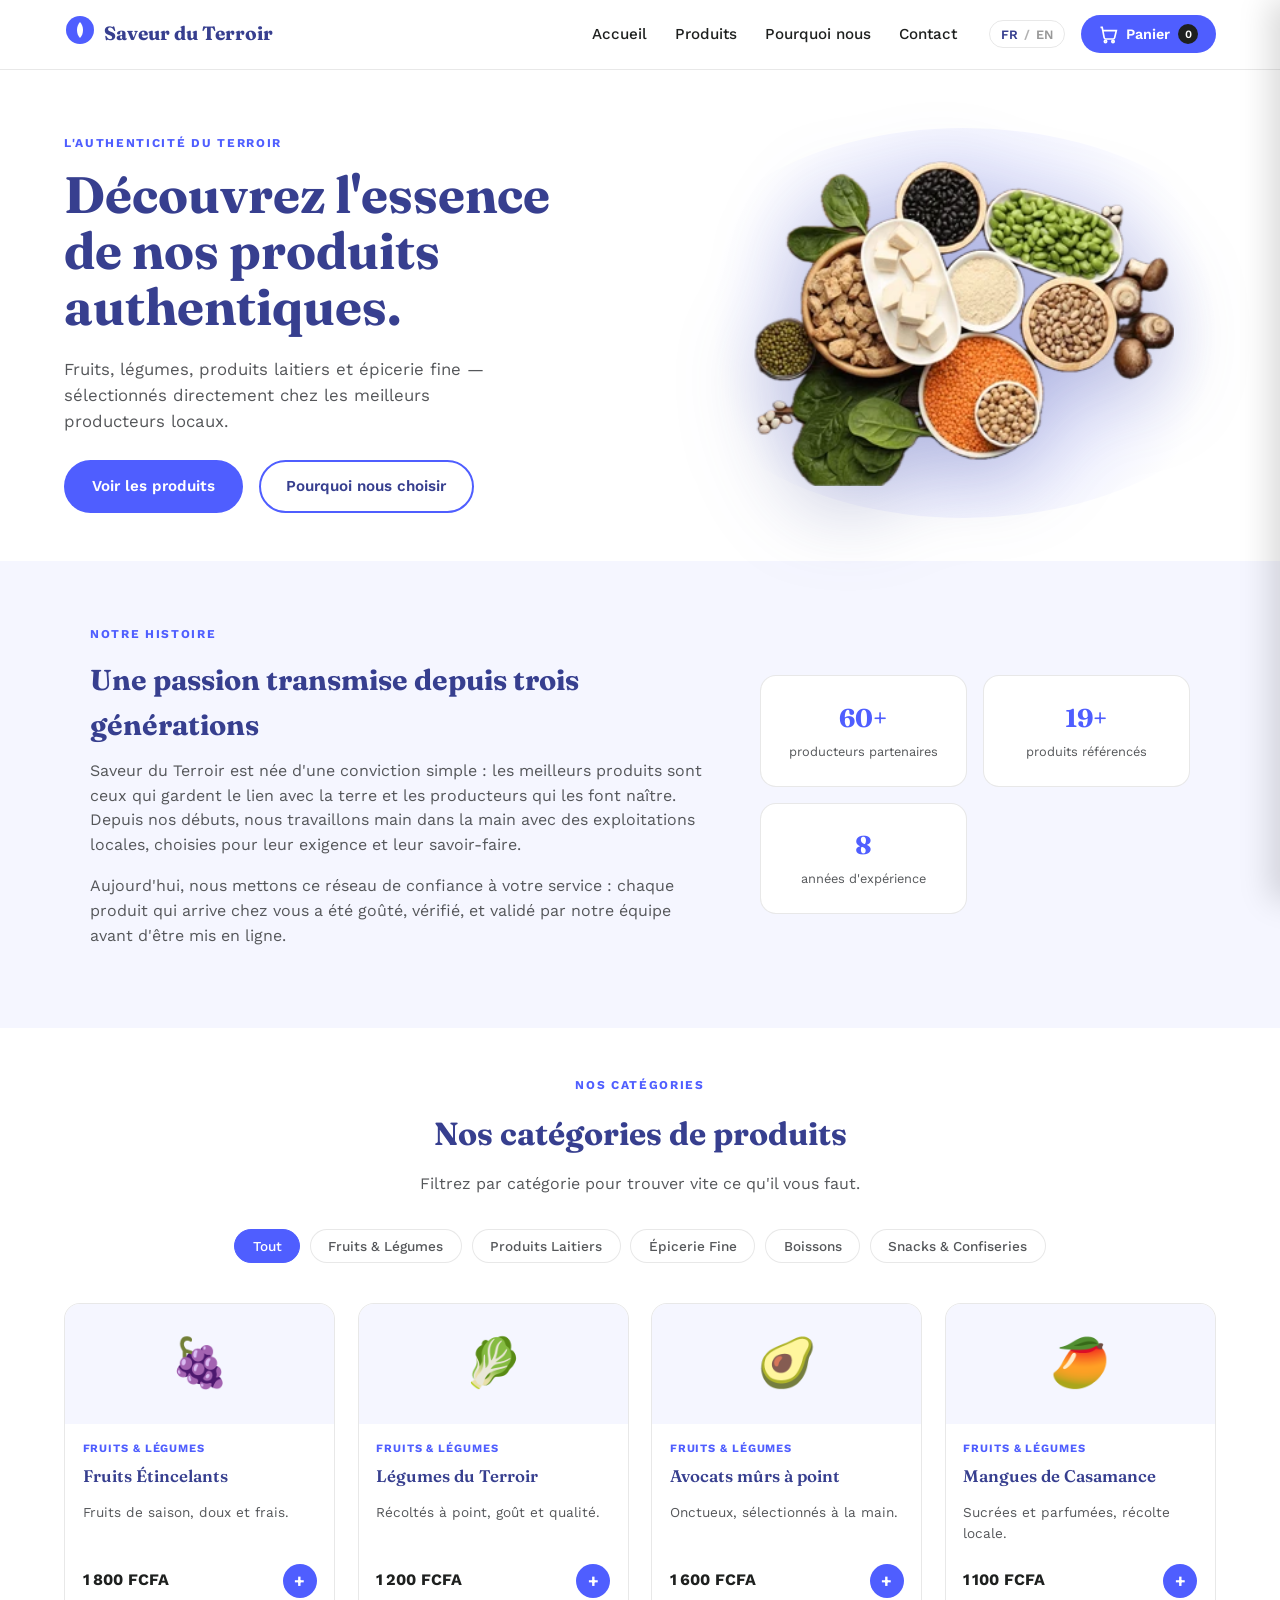
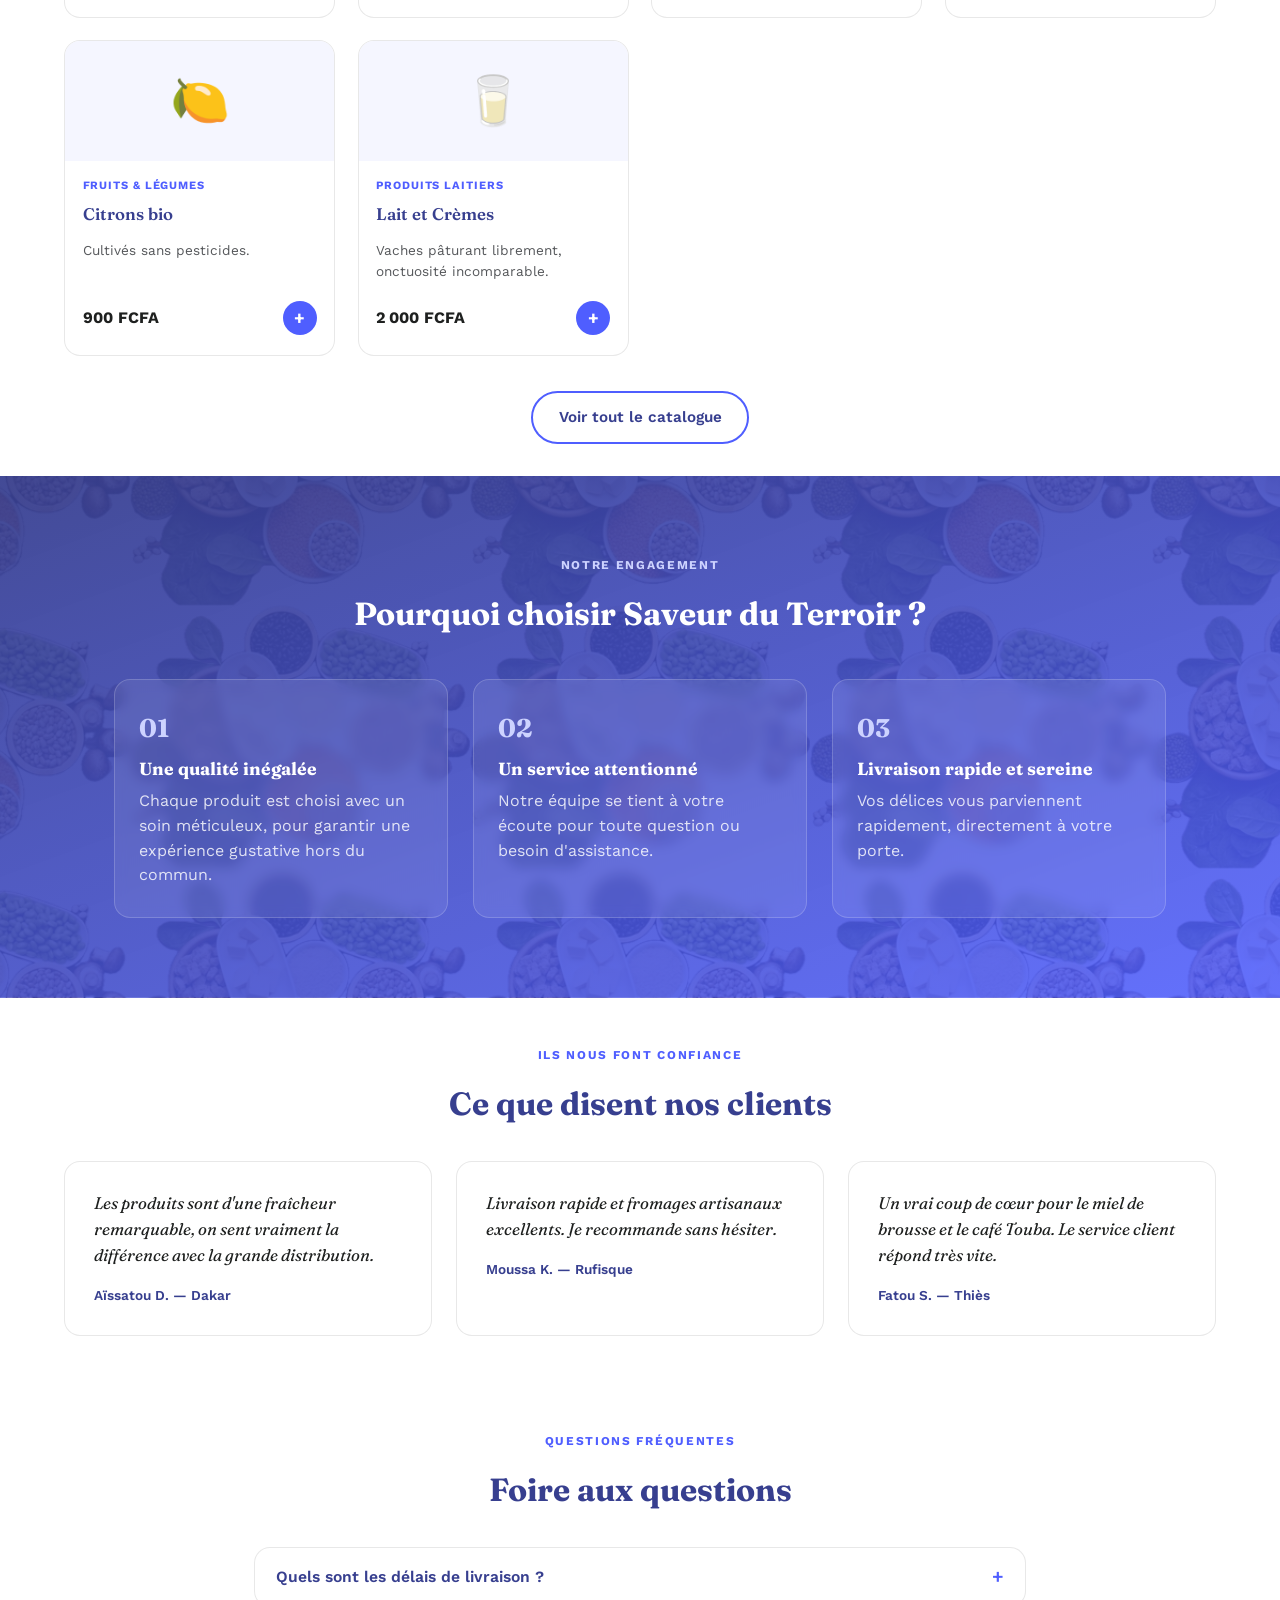
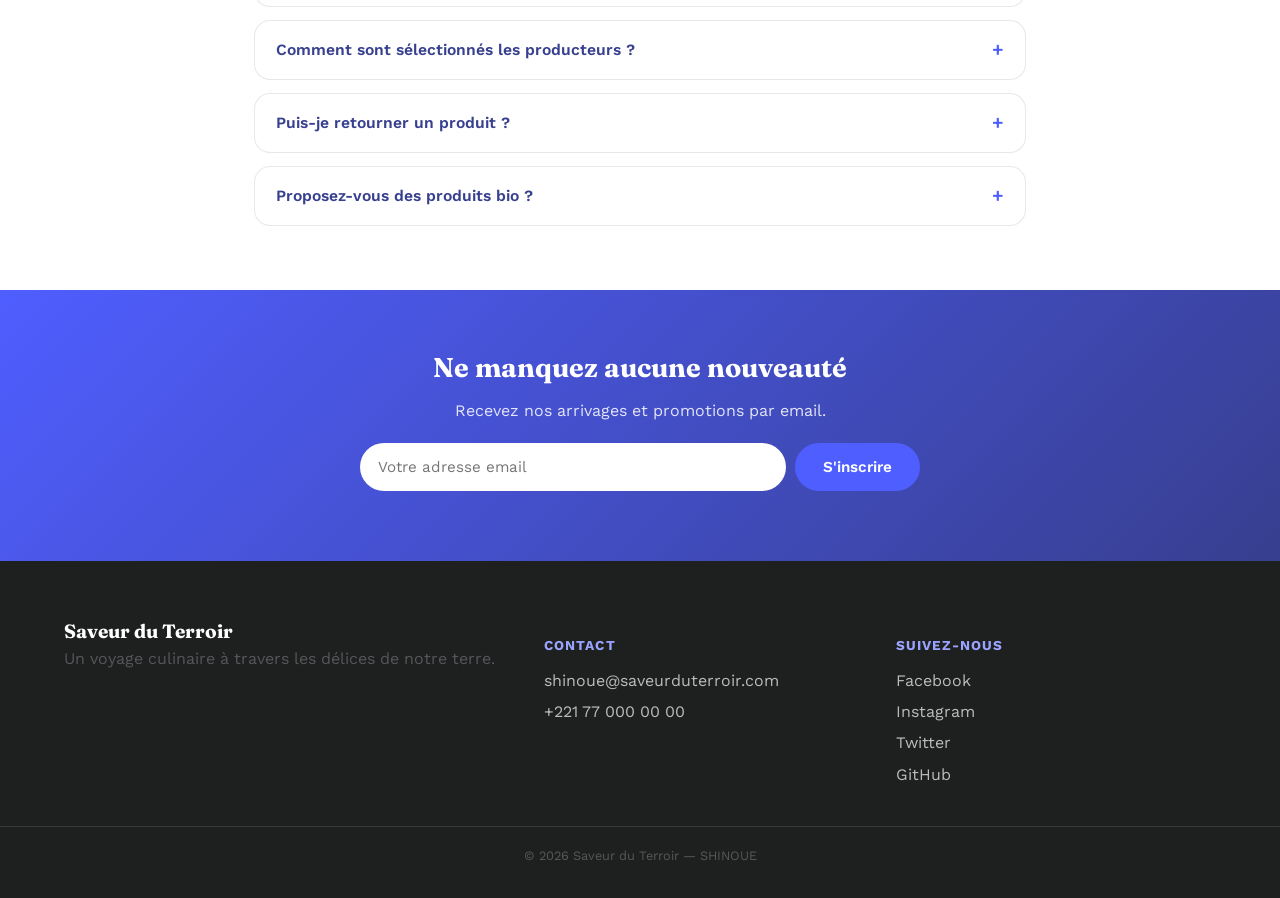
<file: index.html>
<!DOCTYPE html>
<html lang="fr" data-lang="fr">
<head>
<meta charset="UTF-8">
<meta name="viewport" content="width=device-width, initial-scale=1.0">
<title>Saveur du Terroir — Épicerie fine en ligne</title>
<meta name="description" content="Saveur du Terroir : fruits, légumes, produits laitiers et épicerie fine, directement des producteurs locaux.">
<link rel="preconnect" href="https://fonts.googleapis.com">
<link href="https://fonts.googleapis.com/css2?family=Fraunces:ital,opsz,wght@0,9..144,400;0,9..144,600;0,9..144,700;0,9..144,900;1,9..144,500&family=Work+Sans:wght@400;500;600;700&display=swap" rel="stylesheet">
<link rel="stylesheet" href="style.css">
</head>
<body>

<!-- ============ HEADER ============ -->
<header class="site-header" id="siteHeader">
  <div class="header-inner">
    <a href="index.html#top" class="logo">
      <span class="logo-mark" aria-hidden="true">
        <svg viewBox="0 0 48 48" width="32" height="32">
          <circle cx="24" cy="24" r="21" fill="var(--color-primary)"/>
          <path d="M24 12 C30 18 30 30 24 36 C18 30 18 18 24 12 Z" fill="#fff"/>
        </svg>
      </span>
      <span class="logo-text">Saveur du Terroir</span>
    </a>

    <nav class="main-nav" aria-label="Navigation principale">
      <a href="index.html#top" data-i18n="nav.home">Accueil</a>
      <a href="produits.html" data-i18n="nav.products">Produits</a>
      <a href="index.html#pourquoi" data-i18n="nav.why">Pourquoi nous</a>
      <a href="contact.html" data-i18n="nav.contact">Contact</a>
    </nav>

    <div class="header-actions">
      <button class="lang-toggle" id="langToggle" aria-label="Changer de langue">
        <span class="lang-option is-active" data-lang-btn="fr">FR</span>
        <span class="lang-sep">/</span>
        <span class="lang-option" data-lang-btn="en">EN</span>
      </button>
      <button class="cart-button" id="cartButton" aria-haspopup="dialog" aria-controls="cartDrawer">
        <svg viewBox="0 0 24 24" width="20" height="20" fill="none" stroke="currentColor" stroke-width="2">
          <path d="M3 4h2l2.4 12.4a2 2 0 0 0 2 1.6h8.6a2 2 0 0 0 2-1.6L22 8H6"/>
          <circle cx="9" cy="21" r="1.4"/>
          <circle cx="18" cy="21" r="1.4"/>
        </svg>
        <span data-i18n="nav.cart">Panier</span>
        <span class="cart-count" id="cartCount">0</span>
      </button>
    </div>
  </div>
</header>

<!-- ============ HERO ============ -->
<section class="hero" id="top">
  <div class="hero-inner">
    <p class="eyebrow reveal" data-i18n="hero.eyebrow">L'authenticité du terroir</p>
    <h1 class="reveal" data-i18n="hero.title">Découvrez l'essence<br>de nos produits authentiques.</h1>
    <p class="hero-sub reveal" data-i18n="hero.sub">
      Fruits, légumes, produits laitiers et épicerie fine — sélectionnés directement chez les meilleurs producteurs locaux.
    </p>
    <div class="hero-cta reveal">
      <a href="#produits" class="btn btn--primary" data-i18n="hero.cta1">Voir les produits</a>
      <a href="#pourquoi" class="btn btn--ghost" data-i18n="hero.cta2">Pourquoi nous choisir</a>
    </div>
  </div>
  <div class="hero-visual reveal">
    <div class="hero-visual-glow" aria-hidden="true"></div>
    <img src="hero-bg.png" alt="Sélection de légumineuses, tofu et champignons Saveur du Terroir" class="hero-img">
  </div>
</section>

<!-- ============ ABOUT / NOTRE HISTOIRE ============ -->
<section class="about-section">
  <div class="about-inner">
    <div class="about-text reveal">
      <p class="eyebrow" data-i18n="about.eyebrow">Notre histoire</p>
      <h2 data-i18n="about.title">Une passion transmise depuis trois générations</h2>
      <p data-i18n="about.body1">Saveur du Terroir est née d'une conviction simple : les meilleurs produits sont ceux qui gardent le lien avec la terre et les producteurs qui les font naître.</p>
      <p data-i18n="about.body2">Aujourd'hui, nous mettons ce réseau de confiance à votre service : chaque produit qui arrive chez vous a été goûté, vérifié, et validé par notre équipe.</p>
    </div>
    <div class="about-stats reveal">
      <div class="stat-card"><strong>60+</strong><span data-i18n="about.stat1">producteurs partenaires</span></div>
      <div class="stat-card"><strong>19+</strong><span data-i18n="about.stat2">produits référencés</span></div>
      <div class="stat-card"><strong>8</strong><span data-i18n="about.stat3">années d'expérience</span></div>
    </div>
  </div>
</section>

<!-- ============ CATEGORIES / PRODUCTS (aperçu) ============ -->
<section class="products-section" id="produits">
  <div class="section-head reveal">
    <p class="eyebrow" data-i18n="products.eyebrow">Nos catégories</p>
    <h2 data-i18n="products.title">Nos catégories de produits</h2>
    <p data-i18n="products.sub">Filtrez par catégorie pour trouver vite ce qu'il vous faut.</p>
  </div>

  <div class="category-filters reveal" id="categoryFilters" role="tablist" aria-label="Filtrer par catégorie">
    <!-- injected by script.js -->
  </div>

  <div class="product-grid" id="productGrid" data-limit="6">
    <!-- injected by script.js -->
  </div>

  <div class="view-all-wrap reveal">
    <a href="produits.html" class="btn btn--ghost" data-i18n="products.viewall">Voir tout le catalogue</a>
  </div>
</section>

<!-- ============ WHY US (bg image band) ============ -->
<section class="why-section" id="pourquoi">
  <div class="why-overlay"></div>
  <div class="why-inner">
    <p class="eyebrow reveal" data-i18n="why.eyebrow">Notre engagement</p>
    <h2 class="reveal" data-i18n="why.title">Pourquoi choisir Saveur du Terroir&nbsp;?</h2>
    <div class="why-grid">
      <div class="why-card reveal">
        <span class="why-num">01</span>
        <h3 data-i18n="why.card1.title">Une qualité inégalée</h3>
        <p data-i18n="why.card1.body">Chaque produit est choisi avec un soin méticuleux, pour garantir une expérience gustative hors du commun.</p>
      </div>
      <div class="why-card reveal">
        <span class="why-num">02</span>
        <h3 data-i18n="why.card2.title">Un service attentionné</h3>
        <p data-i18n="why.card2.body">Notre équipe se tient à votre écoute pour toute question ou besoin d'assistance.</p>
      </div>
      <div class="why-card reveal">
        <span class="why-num">03</span>
        <h3 data-i18n="why.card3.title">Livraison rapide et sereine</h3>
        <p data-i18n="why.card3.body">Vos délices vous parviennent rapidement, directement à votre porte.</p>
      </div>
    </div>
  </div>
</section>

<!-- ============ TESTIMONIALS ============ -->
<section class="testi-section">
  <div class="section-head reveal">
    <p class="eyebrow" data-i18n="testi.eyebrow">Ils nous font confiance</p>
    <h2 data-i18n="testi.title">Ce que disent nos clients</h2>
  </div>
  <div class="testi-grid">
    <blockquote class="testi-card reveal">
      <p data-i18n="testi.quote1">Les produits sont d'une fraîcheur remarquable, on sent vraiment la différence avec la grande distribution.</p>
      <cite data-i18n="testi.author1">Aïssatou D. — Dakar</cite>
    </blockquote>
    <blockquote class="testi-card reveal">
      <p data-i18n="testi.quote2">Livraison rapide et fromages artisanaux excellents. Je recommande sans hésiter.</p>
      <cite data-i18n="testi.author2">Moussa K. — Rufisque</cite>
    </blockquote>
    <blockquote class="testi-card reveal">
      <p data-i18n="testi.quote3">Un vrai coup de cœur pour le miel de brousse et le café Touba. Le service client répond très vite.</p>
      <cite data-i18n="testi.author3">Fatou S. — Thiès</cite>
    </blockquote>
  </div>
</section>

<!-- ============ FAQ ============ -->
<section class="faq-section">
  <div class="section-head reveal">
    <p class="eyebrow" data-i18n="faq.eyebrow">Questions fréquentes</p>
    <h2 data-i18n="faq.title">Foire aux questions</h2>
  </div>
  <div class="faq-list reveal">
    <div class="faq-item">
      <button class="faq-question"><span data-i18n="faq.q1">Quels sont les délais de livraison ?</span><span class="faq-icon">+</span></button>
      <div class="faq-answer"><p data-i18n="faq.a1">Nous livrons sous 24h à Dakar et sa banlieue, et sous 2 à 4 jours dans le reste du pays.</p></div>
    </div>
    <div class="faq-item">
      <button class="faq-question"><span data-i18n="faq.q2">Comment sont sélectionnés les producteurs ?</span><span class="faq-icon">+</span></button>
      <div class="faq-answer"><p data-i18n="faq.a2">Chaque producteur est visité et évalué par notre équipe avant intégration au catalogue.</p></div>
    </div>
    <div class="faq-item">
      <button class="faq-question"><span data-i18n="faq.q3">Puis-je retourner un produit ?</span><span class="faq-icon">+</span></button>
      <div class="faq-answer"><p data-i18n="faq.a3">Oui, tout produit non conforme ou endommagé à la livraison peut être signalé sous 24h.</p></div>
    </div>
    <div class="faq-item">
      <button class="faq-question"><span data-i18n="faq.q4">Proposez-vous des produits bio ?</span><span class="faq-icon">+</span></button>
      <div class="faq-answer"><p data-i18n="faq.a4">Une partie croissante de notre catalogue est certifiée bio ou cultivée sans pesticides.</p></div>
    </div>
  </div>
</section>

<!-- ============ NEWSLETTER ============ -->
<section class="newsletter-section reveal">
  <div class="newsletter-inner">
    <h2 data-i18n="newsletter.title">Ne manquez aucune nouveauté</h2>
    <p data-i18n="newsletter.sub">Recevez nos arrivages et promotions par email.</p>
    <form class="newsletter-form" id="newsletterForm">
      <input type="email" required placeholder="Votre adresse email" data-i18n-placeholder="newsletter.placeholder">
      <button type="submit" class="btn btn--primary" data-i18n="newsletter.btn">S'inscrire</button>
    </form>
    <p class="form-msg" id="newsletterMsg"></p>
  </div>
</section>

<!-- ============ FOOTER ============ -->
<footer class="site-footer" id="contact">
  <div class="footer-inner">
    <div class="footer-brand">
      <span class="logo-text">Saveur du Terroir</span>
      <p data-i18n="footer.tagline">Un voyage culinaire à travers les délices de notre terre.</p>
    </div>
    <div class="footer-col">
      <h4 data-i18n="footer.contact">Contact</h4>
      <p>shinoue@saveurduterroir.com</p>
      <p>+221 77 000 00 00</p>
    </div>
    <div class="footer-col">
      <h4 data-i18n="footer.follow">Suivez-nous</h4>
      <p><a href="#">Facebook</a></p>
      <p><a href="#">Instagram</a></p>
      <p><a href="#">Twitter</a></p>
      <p><a href="https://github.com/Shinoue-debug" target="_blank" rel="noopener">GitHub</a></p>
    </div>
  </div>
  <div class="footer-bottom">
    <p>© 2026 Saveur du Terroir — <span>SHINOUE</span></p>
  </div>
</footer>

<!-- ============ CART DRAWER ============ -->
<div class="drawer-overlay" id="drawerOverlay"></div>
<aside class="cart-drawer" id="cartDrawer" role="dialog" aria-label="Panier">
  <div class="cart-drawer-head">
    <h3 data-i18n="cart.title">Votre panier</h3>
    <button class="drawer-close" id="drawerClose" aria-label="Fermer">✕</button>
  </div>
  <div class="cart-items" id="cartItems">
    <!-- injected by script.js -->
  </div>
  <div class="checkout-form-wrap" id="checkoutFormWrap" hidden>
    <form id="checkoutForm">
      <label>
        <span data-i18n="checkout.form.name">Nom complet</span>
        <input type="text" id="checkoutName" required>
      </label>
      <label>
        <span data-i18n="checkout.form.phone">Téléphone</span>
        <input type="tel" id="checkoutPhone" required>
      </label>
      <label>
        <span data-i18n="checkout.form.address">Adresse de livraison</span>
        <input type="text" id="checkoutAddress" required>
      </label>
      <label>
        <span data-i18n="checkout.form.city">Quartier / Ville</span>
        <input type="text" id="checkoutCity" required>
      </label>
      <label>
        <span data-i18n="checkout.form.note">Note pour le livreur (optionnel)</span>
        <textarea id="checkoutNote" rows="2"></textarea>
      </label>
      <div class="checkout-form-actions">
        <button type="button" class="btn btn--ghost" id="backToCart" data-i18n="checkout.form.back">Retour au panier</button>
        <button type="submit" class="btn btn--primary" data-i18n="checkout.form.submit">Confirmer la commande</button>
      </div>
    </form>
  </div>
  <div class="cart-footer">
    <div class="cart-total-row">
      <span data-i18n="cart.total">Total</span>
      <strong id="cartTotal">0 FCFA</strong>
    </div>
    <button class="btn btn--primary btn--full" id="checkoutBtn" data-i18n="cart.checkout">Valider la commande</button>
  </div>
</aside>

<script src="script.js"></script>
</body>
</html>
</file>
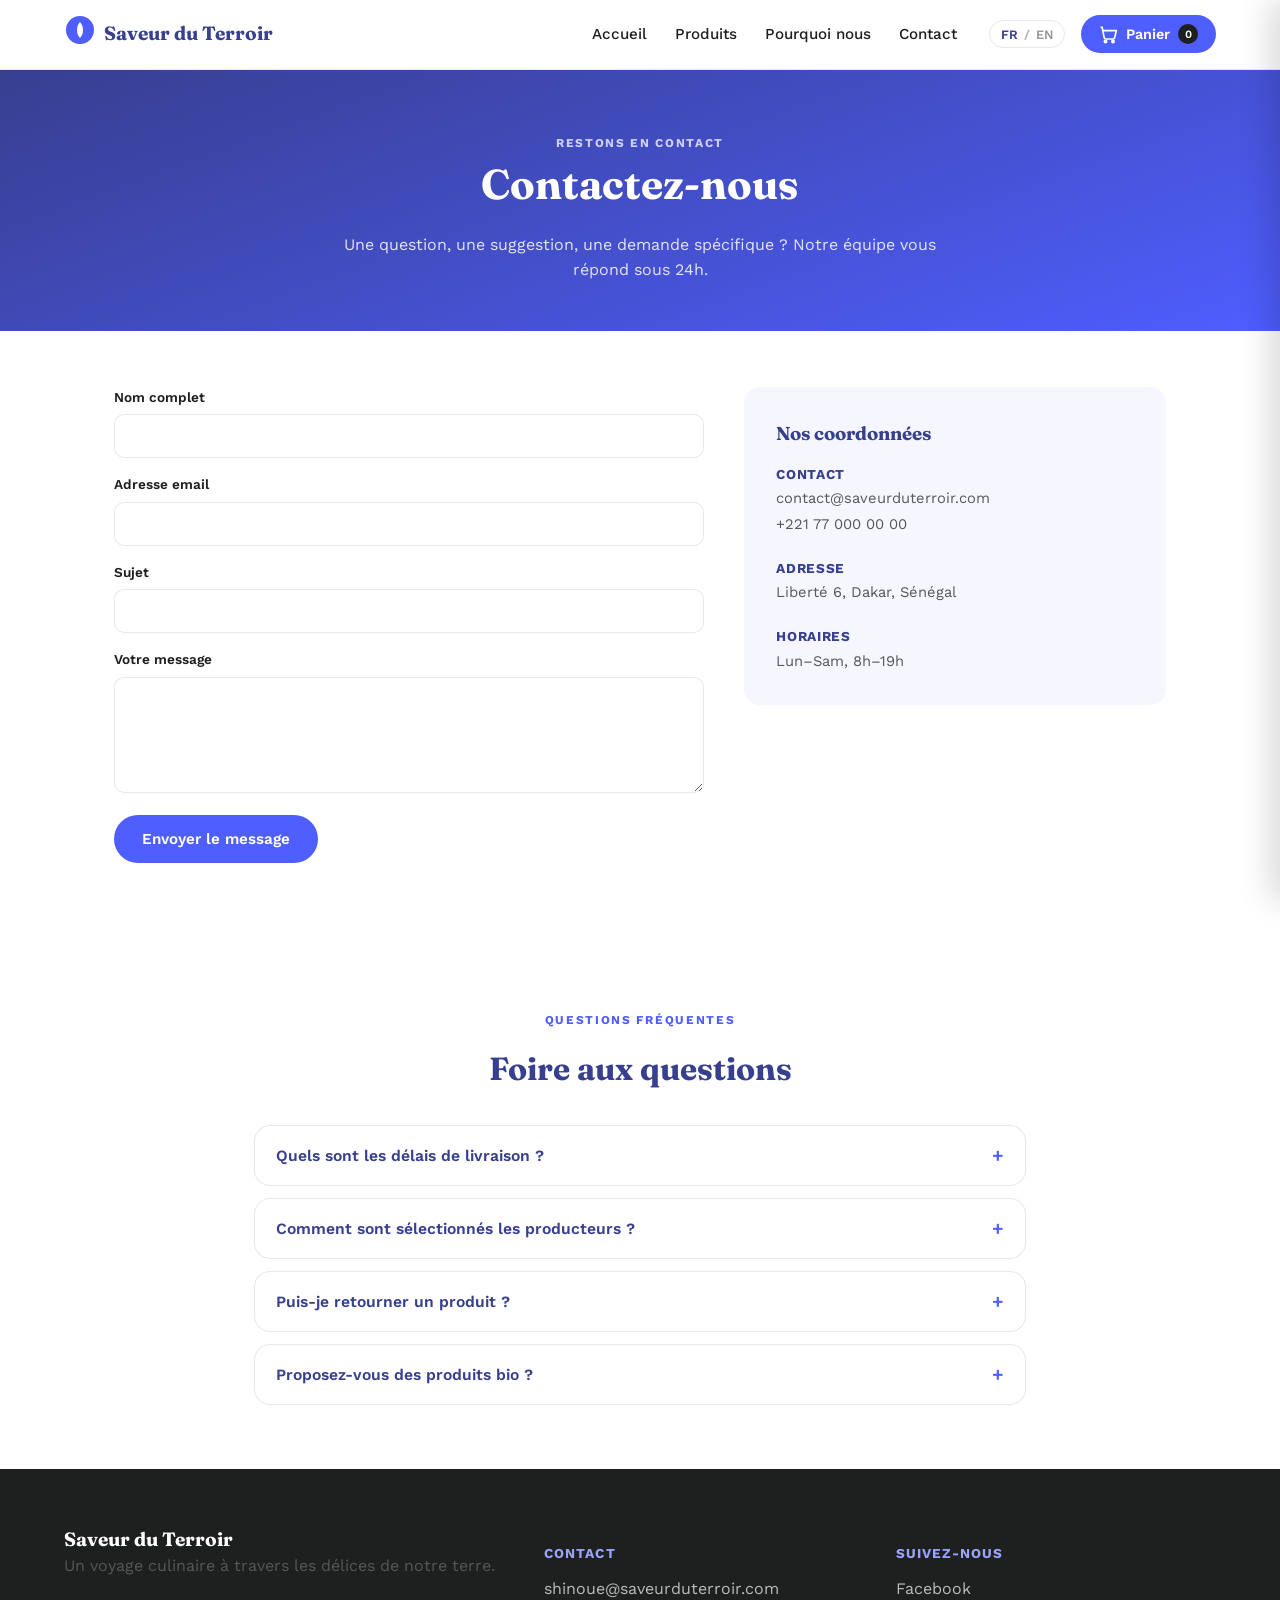
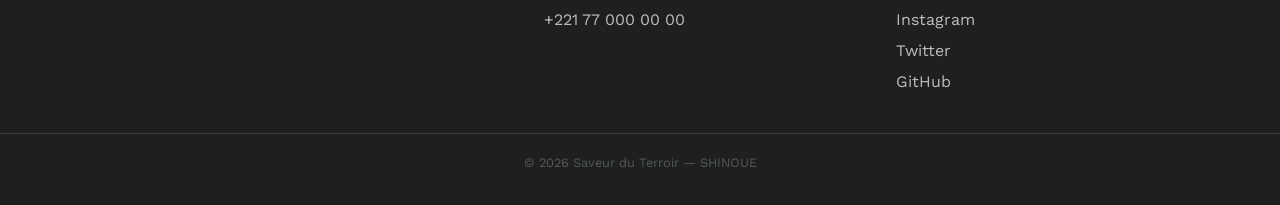
<file: contact.html>
<!DOCTYPE html>
<html lang="fr" data-lang="fr">
<head>
<meta charset="UTF-8">
<meta name="viewport" content="width=device-width, initial-scale=1.0">
<title>Contact — Saveur du Terroir</title>
<meta name="description" content="Contactez l'équipe Saveur du Terroir pour toute question sur nos produits ou vos commandes.">
<link rel="preconnect" href="https://fonts.googleapis.com">
<link href="https://fonts.googleapis.com/css2?family=Fraunces:ital,opsz,wght@0,9..144,400;0,9..144,600;0,9..144,700;0,9..144,900;1,9..144,500&family=Work+Sans:wght@400;500;600;700&display=swap" rel="stylesheet">
<link rel="stylesheet" href="style.css">
</head>
<body>

<!-- ============ HEADER ============ -->
<header class="site-header" id="siteHeader">
  <div class="header-inner">
    <a href="index.html#top" class="logo">
      <span class="logo-mark" aria-hidden="true">
        <svg viewBox="0 0 48 48" width="32" height="32">
          <circle cx="24" cy="24" r="21" fill="var(--color-primary)"/>
          <path d="M24 12 C30 18 30 30 24 36 C18 30 18 18 24 12 Z" fill="#fff"/>
        </svg>
      </span>
      <span class="logo-text">Saveur du Terroir</span>
    </a>

    <nav class="main-nav" aria-label="Navigation principale">
      <a href="index.html#top" data-i18n="nav.home">Accueil</a>
      <a href="produits.html" data-i18n="nav.products">Produits</a>
      <a href="index.html#pourquoi" data-i18n="nav.why">Pourquoi nous</a>
      <a href="contact.html" data-i18n="nav.contact">Contact</a>
    </nav>

    <div class="header-actions">
      <button class="lang-toggle" id="langToggle" aria-label="Changer de langue">
        <span class="lang-option is-active" data-lang-btn="fr">FR</span>
        <span class="lang-sep">/</span>
        <span class="lang-option" data-lang-btn="en">EN</span>
      </button>
      <button class="cart-button" id="cartButton" aria-haspopup="dialog" aria-controls="cartDrawer">
        <svg viewBox="0 0 24 24" width="20" height="20" fill="none" stroke="currentColor" stroke-width="2">
          <path d="M3 4h2l2.4 12.4a2 2 0 0 0 2 1.6h8.6a2 2 0 0 0 2-1.6L22 8H6"/>
          <circle cx="9" cy="21" r="1.4"/>
          <circle cx="18" cy="21" r="1.4"/>
        </svg>
        <span data-i18n="nav.cart">Panier</span>
        <span class="cart-count" id="cartCount">0</span>
      </button>
    </div>
  </div>
</header>

<!-- ============ PAGE HEADER BANNER ============ -->
<section class="page-banner">
  <div class="page-banner-inner reveal">
    <p class="eyebrow" data-i18n="page.contact.eyebrow">Restons en contact</p>
    <h1 data-i18n="page.contact.title">Contactez-nous</h1>
    <p data-i18n="page.contact.sub">Une question, une suggestion, une demande spécifique ? Notre équipe vous répond sous 24h.</p>
  </div>
</section>

<!-- ============ CONTACT ============ -->
<section class="contact-section">
  <div class="contact-grid">
    <form class="contact-form reveal" id="contactForm">
      <label>
        <span data-i18n="contact.form.name">Nom complet</span>
        <input type="text" name="name" required>
      </label>
      <label>
        <span data-i18n="contact.form.email">Adresse email</span>
        <input type="email" name="email" required>
      </label>
      <label>
        <span data-i18n="contact.form.subject">Sujet</span>
        <input type="text" name="subject">
      </label>
      <label>
        <span data-i18n="contact.form.message">Votre message</span>
        <textarea name="message" rows="5" required></textarea>
      </label>
      <button type="submit" class="btn btn--primary" data-i18n="contact.form.submit">Envoyer le message</button>
      <p class="form-msg" id="contactMsg"></p>
    </form>

    <div class="contact-info reveal">
      <h3 data-i18n="contact.info.title">Nos coordonnées</h3>
      <ul class="info-list">
        <li>
          <strong data-i18n="footer.contact">Contact</strong>
          <span>contact@saveurduterroir.com</span>
          <span>+221 77 000 00 00</span>
        </li>
        <li>
          <strong>Adresse</strong>
          <span data-i18n="contact.info.address">Liberté 6, Dakar, Sénégal</span>
        </li>
        <li>
          <strong>Horaires</strong>
          <span data-i18n="contact.info.hours">Lun–Sam, 8h–19h</span>
        </li>
      </ul>
    </div>
  </div>
</section>

<!-- ============ FAQ ============ -->
<section class="faq-section">
  <div class="section-head reveal">
    <p class="eyebrow" data-i18n="faq.eyebrow">Questions fréquentes</p>
    <h2 data-i18n="faq.title">Foire aux questions</h2>
  </div>
  <div class="faq-list reveal">
    <div class="faq-item">
      <button class="faq-question"><span data-i18n="faq.q1">Quels sont les délais de livraison ?</span><span class="faq-icon">+</span></button>
      <div class="faq-answer"><p data-i18n="faq.a1">Nous livrons sous 24h à Dakar et sa banlieue, et sous 2 à 4 jours dans le reste du pays.</p></div>
    </div>
    <div class="faq-item">
      <button class="faq-question"><span data-i18n="faq.q2">Comment sont sélectionnés les producteurs ?</span><span class="faq-icon">+</span></button>
      <div class="faq-answer"><p data-i18n="faq.a2">Chaque producteur est visité et évalué par notre équipe avant intégration au catalogue.</p></div>
    </div>
    <div class="faq-item">
      <button class="faq-question"><span data-i18n="faq.q3">Puis-je retourner un produit ?</span><span class="faq-icon">+</span></button>
      <div class="faq-answer"><p data-i18n="faq.a3">Oui, tout produit non conforme ou endommagé à la livraison peut être signalé sous 24h.</p></div>
    </div>
    <div class="faq-item">
      <button class="faq-question"><span data-i18n="faq.q4">Proposez-vous des produits bio ?</span><span class="faq-icon">+</span></button>
      <div class="faq-answer"><p data-i18n="faq.a4">Une partie croissante de notre catalogue est certifiée bio ou cultivée sans pesticides.</p></div>
    </div>
  </div>
</section>

<!-- ============ FOOTER ============ -->
<footer class="site-footer">
  <div class="footer-inner">
    <div class="footer-brand">
      <span class="logo-text">Saveur du Terroir</span>
      <p data-i18n="footer.tagline">Un voyage culinaire à travers les délices de notre terre.</p>
    </div>
    <div class="footer-col">
      <h4 data-i18n="footer.contact">Contact</h4>
      <p>shinoue@saveurduterroir.com</p>
      <p>+221 77 000 00 00</p>
    </div>
    <div class="footer-col">
      <h4 data-i18n="footer.follow">Suivez-nous</h4>
      <p><a href="#">Facebook</a></p>
      <p><a href="#">Instagram</a></p>
      <p><a href="#">Twitter</a></p>
      <p><a href="https://github.com/Shinoue-debug" target="_blank" rel="noopener">GitHub</a></p>
    </div>
  </div>
  <div class="footer-bottom">
    <p>© 2026 Saveur du Terroir — <span>SHINOUE</span></p>
  </div>
</footer>

<!-- ============ CART DRAWER ============ -->
<div class="drawer-overlay" id="drawerOverlay"></div>
<aside class="cart-drawer" id="cartDrawer" role="dialog" aria-label="Panier">
  <div class="cart-drawer-head">
    <h3 data-i18n="cart.title">Votre panier</h3>
    <button class="drawer-close" id="drawerClose" aria-label="Fermer">✕</button>
  </div>
  <div class="cart-items" id="cartItems"></div>
  <div class="checkout-form-wrap" id="checkoutFormWrap" hidden>
    <form id="checkoutForm">
      <label>
        <span data-i18n="checkout.form.name">Nom complet</span>
        <input type="text" id="checkoutName" required>
      </label>
      <label>
        <span data-i18n="checkout.form.phone">Téléphone</span>
        <input type="tel" id="checkoutPhone" required>
      </label>
      <label>
        <span data-i18n="checkout.form.address">Adresse de livraison</span>
        <input type="text" id="checkoutAddress" required>
      </label>
      <label>
        <span data-i18n="checkout.form.city">Quartier / Ville</span>
        <input type="text" id="checkoutCity" required>
      </label>
      <label>
        <span data-i18n="checkout.form.note">Note pour le livreur (optionnel)</span>
        <textarea id="checkoutNote" rows="2"></textarea>
      </label>
      <div class="checkout-form-actions">
        <button type="button" class="btn btn--ghost" id="backToCart" data-i18n="checkout.form.back">Retour au panier</button>
        <button type="submit" class="btn btn--primary" data-i18n="checkout.form.submit">Confirmer la commande</button>
      </div>
    </form>
  </div>
  <div class="cart-footer">
    <div class="cart-total-row">
      <span data-i18n="cart.total">Total</span>
      <strong id="cartTotal">0 FCFA</strong>
    </div>
    <button class="btn btn--primary btn--full" id="checkoutBtn" data-i18n="cart.checkout">Valider la commande</button>
  </div>
</aside>

<script src="script.js"></script>
</body>
</html>
</file>
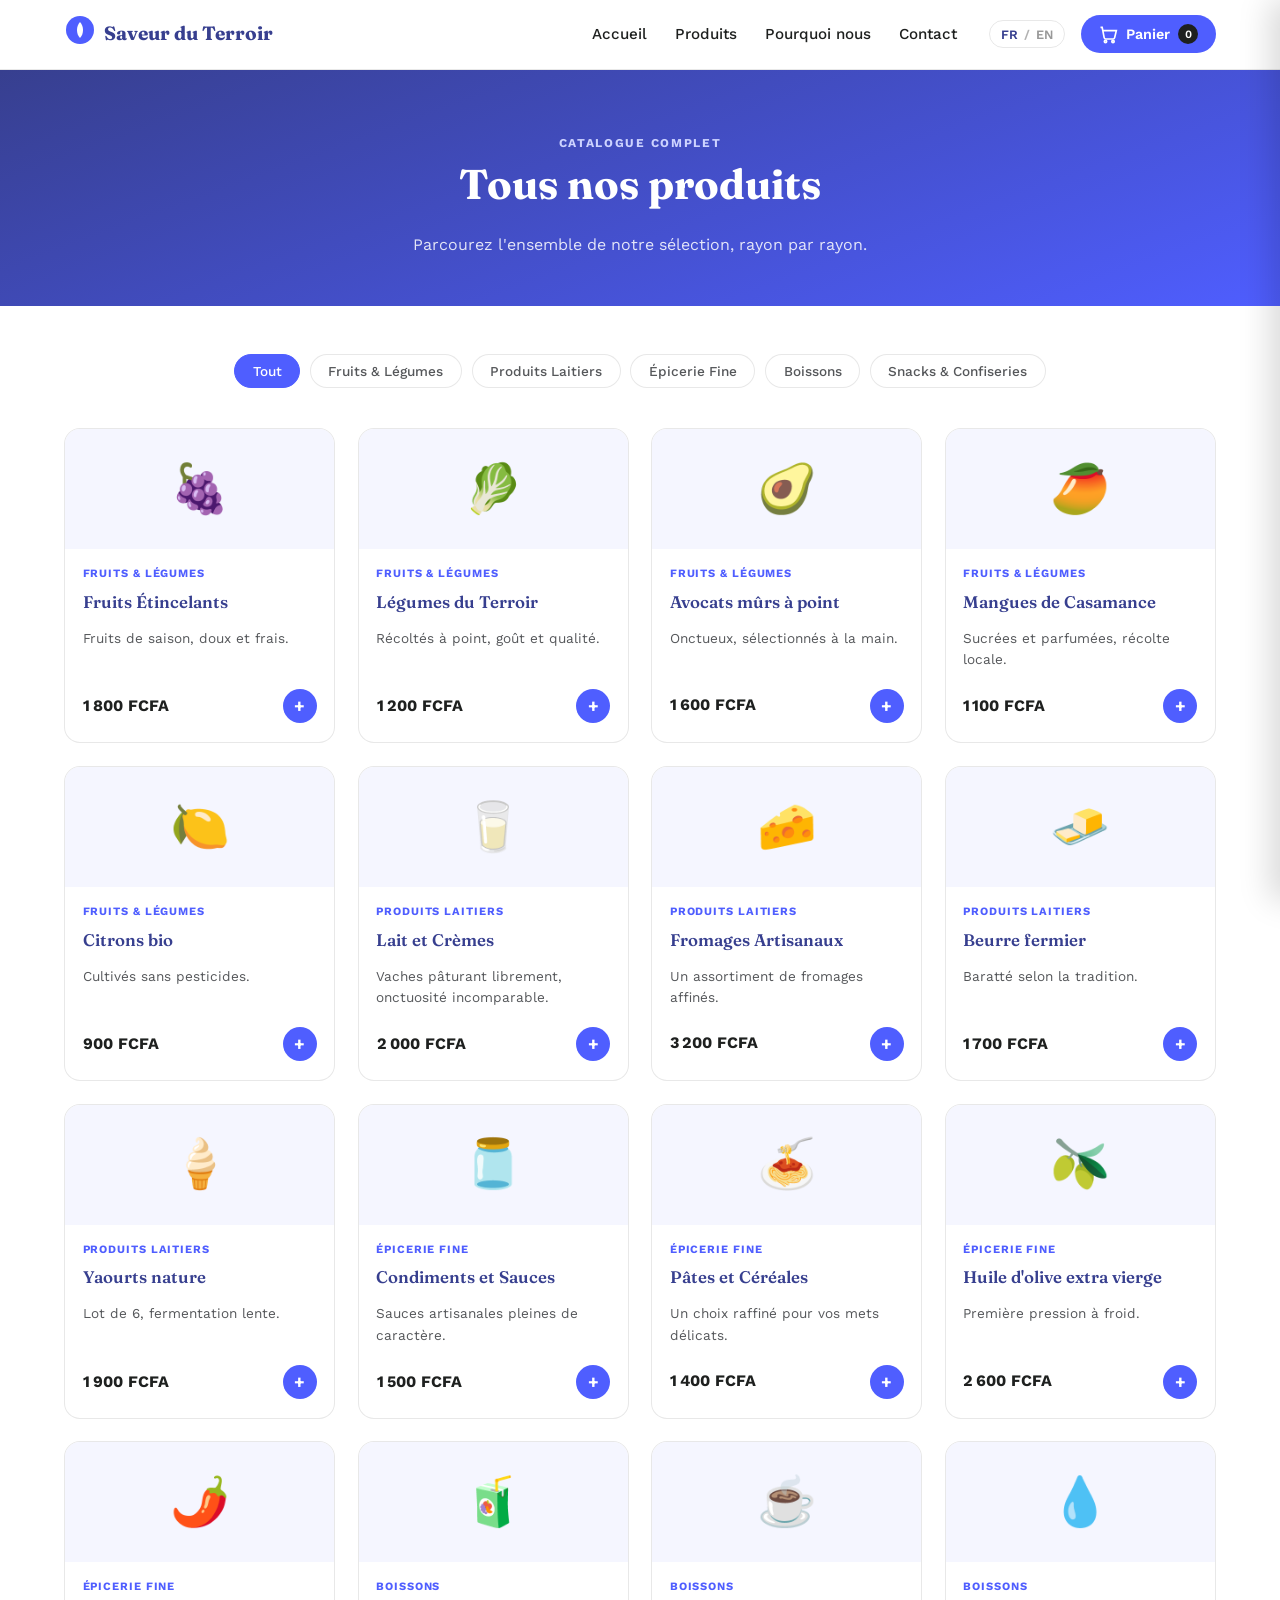
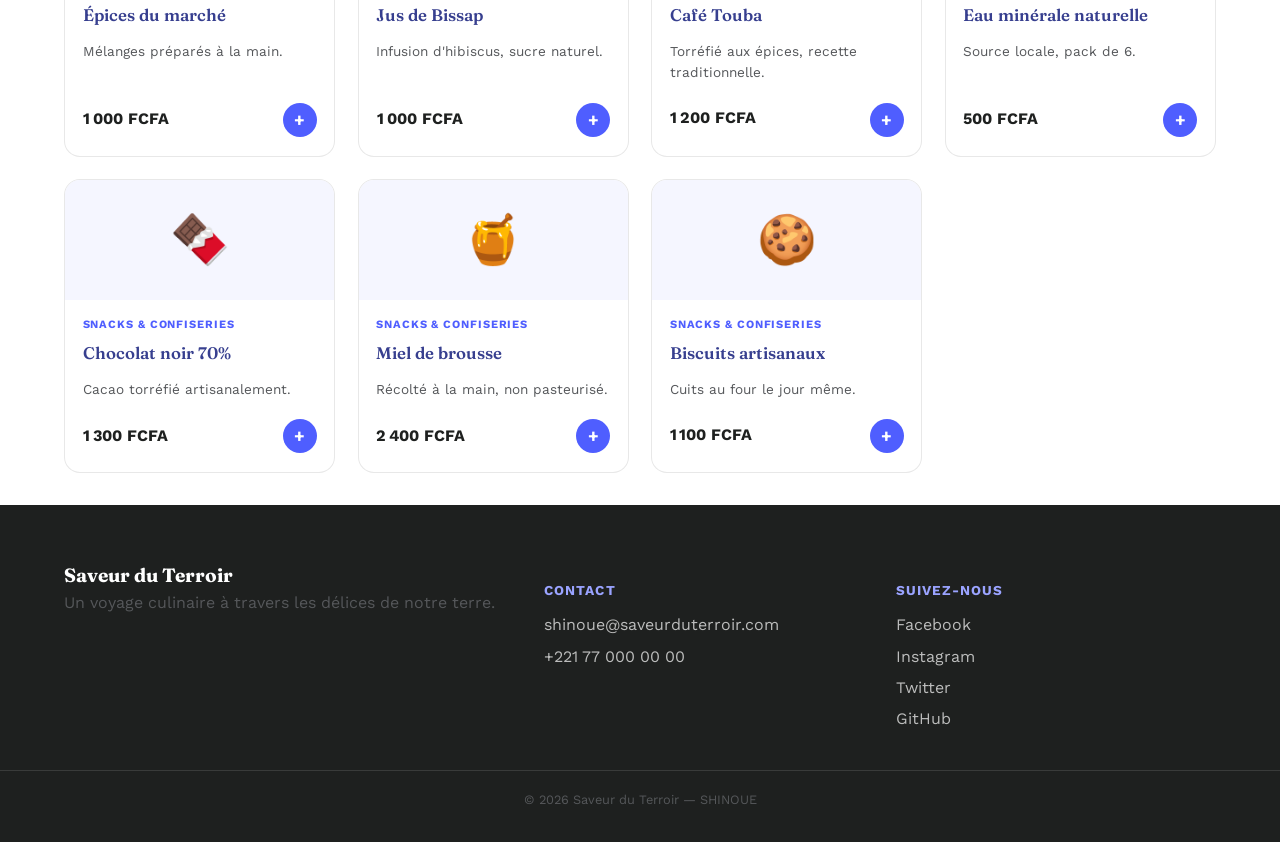
<file: produits.html>
<!DOCTYPE html>
<html lang="fr" data-lang="fr">
<head>
<meta charset="UTF-8">
<meta name="viewport" content="width=device-width, initial-scale=1.0">
<title>Nos produits — Saveur du Terroir</title>
<meta name="description" content="Le catalogue complet Saveur du Terroir : fruits, légumes, produits laitiers, épicerie fine, boissons et snacks.">
<link rel="preconnect" href="https://fonts.googleapis.com">
<link href="https://fonts.googleapis.com/css2?family=Fraunces:ital,opsz,wght@0,9..144,400;0,9..144,600;0,9..144,700;0,9..144,900;1,9..144,500&family=Work+Sans:wght@400;500;600;700&display=swap" rel="stylesheet">
<link rel="stylesheet" href="style.css">
</head>
<body>

<!-- ============ HEADER ============ -->
<header class="site-header" id="siteHeader">
  <div class="header-inner">
    <a href="index.html#top" class="logo">
      <span class="logo-mark" aria-hidden="true">
        <svg viewBox="0 0 48 48" width="32" height="32">
          <circle cx="24" cy="24" r="21" fill="var(--color-primary)"/>
          <path d="M24 12 C30 18 30 30 24 36 C18 30 18 18 24 12 Z" fill="#fff"/>
        </svg>
      </span>
      <span class="logo-text">Saveur du Terroir</span>
    </a>

    <nav class="main-nav" aria-label="Navigation principale">
      <a href="index.html#top" data-i18n="nav.home">Accueil</a>
      <a href="produits.html" data-i18n="nav.products">Produits</a>
      <a href="index.html#pourquoi" data-i18n="nav.why">Pourquoi nous</a>
      <a href="contact.html" data-i18n="nav.contact">Contact</a>
    </nav>

    <div class="header-actions">
      <button class="lang-toggle" id="langToggle" aria-label="Changer de langue">
        <span class="lang-option is-active" data-lang-btn="fr">FR</span>
        <span class="lang-sep">/</span>
        <span class="lang-option" data-lang-btn="en">EN</span>
      </button>
      <button class="cart-button" id="cartButton" aria-haspopup="dialog" aria-controls="cartDrawer">
        <svg viewBox="0 0 24 24" width="20" height="20" fill="none" stroke="currentColor" stroke-width="2">
          <path d="M3 4h2l2.4 12.4a2 2 0 0 0 2 1.6h8.6a2 2 0 0 0 2-1.6L22 8H6"/>
          <circle cx="9" cy="21" r="1.4"/>
          <circle cx="18" cy="21" r="1.4"/>
        </svg>
        <span data-i18n="nav.cart">Panier</span>
        <span class="cart-count" id="cartCount">0</span>
      </button>
    </div>
  </div>
</header>

<!-- ============ PAGE HEADER BANNER ============ -->
<section class="page-banner">
  <div class="page-banner-inner reveal">
    <p class="eyebrow" data-i18n="page.products.eyebrow">Catalogue complet</p>
    <h1 data-i18n="page.products.title">Tous nos produits</h1>
    <p data-i18n="page.products.sub">Parcourez l'ensemble de notre sélection, rayon par rayon.</p>
  </div>
</section>

<!-- ============ CATEGORIES / PRODUCTS ============ -->
<section class="products-section">
  <div class="category-filters reveal" id="categoryFilters" role="tablist" aria-label="Filtrer par catégorie"></div>
  <div class="product-grid" id="productGrid"><!-- injected by script.js --></div>
</section>

<!-- ============ FOOTER ============ -->
<footer class="site-footer" id="contact">
  <div class="footer-inner">
    <div class="footer-brand">
      <span class="logo-text">Saveur du Terroir</span>
      <p data-i18n="footer.tagline">Un voyage culinaire à travers les délices de notre terre.</p>
    </div>
    <div class="footer-col">
      <h4 data-i18n="footer.contact">Contact</h4>
      <p>shinoue@saveurduterroir.com</p>
      <p>+221 77 000 00 00</p>
    </div>
    <div class="footer-col">
      <h4 data-i18n="footer.follow">Suivez-nous</h4>
      <p><a href="#">Facebook</a></p>
      <p><a href="#">Instagram</a></p>
      <p><a href="#">Twitter</a></p>
      <p><a href="https://github.com/Shinoue-debug" target="_blank" rel="noopener">GitHub</a></p>
    </div>
  </div>
  <div class="footer-bottom">
    <p>© 2026 Saveur du Terroir — <span>SHINOUE</span></p>
  </div>
</footer>

<!-- ============ CART DRAWER ============ -->
<div class="drawer-overlay" id="drawerOverlay"></div>
<aside class="cart-drawer" id="cartDrawer" role="dialog" aria-label="Panier">
  <div class="cart-drawer-head">
    <h3 data-i18n="cart.title">Votre panier</h3>
    <button class="drawer-close" id="drawerClose" aria-label="Fermer">✕</button>
  </div>
  <div class="cart-items" id="cartItems"></div>
  <div class="checkout-form-wrap" id="checkoutFormWrap" hidden>
    <form id="checkoutForm">
      <label>
        <span data-i18n="checkout.form.name">Nom complet</span>
        <input type="text" id="checkoutName" required>
      </label>
      <label>
        <span data-i18n="checkout.form.phone">Téléphone</span>
        <input type="tel" id="checkoutPhone" required>
      </label>
      <label>
        <span data-i18n="checkout.form.address">Adresse de livraison</span>
        <input type="text" id="checkoutAddress" required>
      </label>
      <label>
        <span data-i18n="checkout.form.city">Quartier / Ville</span>
        <input type="text" id="checkoutCity" required>
      </label>
      <label>
        <span data-i18n="checkout.form.note">Note pour le livreur (optionnel)</span>
        <textarea id="checkoutNote" rows="2"></textarea>
      </label>
      <div class="checkout-form-actions">
        <button type="button" class="btn btn--ghost" id="backToCart" data-i18n="checkout.form.back">Retour au panier</button>
        <button type="submit" class="btn btn--primary" data-i18n="checkout.form.submit">Confirmer la commande</button>
      </div>
    </form>
  </div>
  <div class="cart-footer">
    <div class="cart-total-row">
      <span data-i18n="cart.total">Total</span>
      <strong id="cartTotal">0 FCFA</strong>
    </div>
    <button class="btn btn--primary btn--full" id="checkoutBtn" data-i18n="cart.checkout">Valider la commande</button>
  </div>
</aside>

<script src="script.js"></script>
</body>
</html>
</file>
<file: style.css>
/* =========================================================
   SAVEUR DU TERROIR — design tokens
   Palette (coolors) : https://coolors.co/ffffff-4f5eff-373f8f-1e201f
   ========================================================= */
:root{
  --color-bg:        #FFFFFF;
  --color-surface:   #F5F6FF; /* teinte claire dérivée du bleu, pour alterner les sections */
  --color-primary:   #4F5EFF; /* bleu principal */
  --color-primary-d: #373F8F; /* bleu profond */
  --color-ink:       #1E201F; /* quasi-noir, texte */
  --color-ink-soft:  #55575A;
  --color-line:      rgba(30,32,31,.10);

  --font-display: 'Fraunces', serif;
  --font-body: 'Work Sans', sans-serif;

  --radius: 16px;
  --shadow: 0 12px 32px rgba(55,63,143,.16);
  --ease: cubic-bezier(.22,.61,.36,1);
}

*{ box-sizing:border-box; }
html{ scroll-behavior:smooth; }
body{
  margin:0; font-family:var(--font-body); color:var(--color-ink);
  background:var(--color-bg); line-height:1.55; -webkit-font-smoothing:antialiased;
  overflow-x:hidden;
}
h1,h2,h3{ font-family:var(--font-display); margin:0 0 .4em; color:var(--color-primary-d); }
p{ margin:0 0 1em; color:var(--color-ink-soft); }
a{ color:inherit; }
ul,ol{ margin:0; padding:0; list-style:none; }
button{ font-family:inherit; cursor:pointer; }
img{ max-width:100%; display:block; }

.btn{
  display:inline-flex; align-items:center; justify-content:center;
  padding:.85em 1.7em; border-radius:999px; font-weight:600; text-decoration:none;
  border:2px solid transparent; font-size:.95rem;
  transition: transform .2s var(--ease), box-shadow .2s var(--ease), background .2s var(--ease);
}
.btn--primary{ background:var(--color-primary); color:#fff; }
.btn--primary:hover{ transform:translateY(-3px); box-shadow:var(--shadow); background:var(--color-primary-d); }
.btn--ghost{ border-color:var(--color-primary); color:var(--color-primary-d); }
.btn--ghost:hover{ background:var(--color-primary); color:#fff; transform:translateY(-3px); }
.btn--full{ width:100%; }

/* ---------------- scroll-reveal animation ---------------- */
.reveal{
  opacity:0; transform: translateY(28px);
  transition: opacity .7s var(--ease), transform .7s var(--ease);
}
.reveal.is-visible{ opacity:1; transform:none; }
@media (prefers-reduced-motion: reduce){
  .reveal{ opacity:1; transform:none; transition:none; }
  *{ scroll-behavior:auto !important; }
}

/* =========================== HEADER =========================== */
.site-header{
  position:sticky; top:0; z-index:40;
  background:rgba(255,255,255,.85); backdrop-filter:blur(8px);
  border-bottom:1px solid var(--color-line);
  transition: box-shadow .3s var(--ease);
}
.site-header.is-scrolled{ box-shadow:0 4px 20px rgba(30,32,31,.06); }
.header-inner{ max-width:1200px; margin:0 auto; display:flex; align-items:center; gap:2rem; padding:.9rem 1.5rem; }
.logo{ display:flex; align-items:center; gap:.5rem; text-decoration:none; }
.logo-text{ font-family:var(--font-display); font-weight:700; font-size:1.2rem; color:var(--color-primary-d); }
.main-nav{ display:flex; gap:1.75rem; margin-left:auto; }
.main-nav a{ text-decoration:none; font-weight:500; font-size:.95rem; position:relative; }
.main-nav a::after{
  content:""; position:absolute; left:0; bottom:-4px; width:0; height:2px;
  background:var(--color-primary); transition:width .25s var(--ease);
}
.main-nav a:hover::after{ width:100%; }
.header-actions{ display:flex; align-items:center; gap:1rem; }

.lang-toggle{
  display:flex; align-items:center; gap:.35rem; background:none;
  border:1px solid var(--color-line); border-radius:999px; padding:.35rem .7rem;
  font-size:.8rem; font-weight:600;
}
.lang-option{ opacity:.4; transition:opacity .2s; }
.lang-option.is-active{ opacity:1; color:var(--color-primary-d); }
.lang-sep{ opacity:.3; }

.cart-button{
  display:flex; align-items:center; gap:.5rem; background:var(--color-primary); color:#fff;
  border:none; border-radius:999px; padding:.55rem 1.1rem; font-weight:600; font-size:.9rem;
  transition: transform .2s var(--ease), background .2s var(--ease);
}
.cart-button:hover{ background:var(--color-primary-d); transform:translateY(-2px); }
.cart-count{
  background:var(--color-ink); color:#fff; border-radius:999px; min-width:20px; height:20px;
  display:flex; align-items:center; justify-content:center; font-size:.7rem; padding:0 .3rem;
  transition: transform .2s var(--ease);
}
.cart-count.bump{ transform:scale(1.35); }

/* =========================== HERO =========================== */
.hero{
  max-width:1200px; margin:0 auto;
  display:grid; grid-template-columns:1.1fr .9fr; align-items:center; gap:2rem;
  padding: 4rem 1.5rem 3rem;
}
.eyebrow{
  text-transform:uppercase; letter-spacing:.14em; font-size:.75rem; font-weight:700;
  color:var(--color-primary); margin-bottom:.9rem;
}
.hero h1{ font-size:clamp(2.1rem,4vw,3.2rem); font-weight:700; line-height:1.1; }
.hero-sub{ font-size:1.05rem; max-width:460px; }
.hero-cta{ display:flex; gap:1rem; margin-top:1.6rem; flex-wrap:wrap; }

.hero-visual{ position:relative; display:flex; align-items:center; justify-content:center; }
.hero-visual-glow{
  position:absolute; inset:-10%;
  background: radial-gradient(circle, rgba(79,94,255,.28), transparent 70%);
  border-radius:50%;
  animation: pulseGlow 5s ease-in-out infinite;
}
@keyframes pulseGlow{
  0%,100%{ transform:scale(1); opacity:.9; }
  50%{ transform:scale(1.08); opacity:1; }
}
.hero-img{
  position:relative; z-index:1; width:100%; max-width:420px;
  filter: drop-shadow(0 20px 40px rgba(55,63,143,.28));
  animation: floatImg 6s ease-in-out infinite;
}
@keyframes floatImg{
  0%,100%{ transform:translateY(0); }
  50%{ transform:translateY(-14px); }
}
@media (prefers-reduced-motion: reduce){
  .hero-visual-glow, .hero-img{ animation:none; }
}

@media (max-width:860px){
  .hero{ grid-template-columns:1fr; text-align:center; padding-top:2.5rem; }
  .hero-sub{ margin-inline:auto; }
  .hero-cta{ justify-content:center; }
  .hero-visual{ order:-1; }
  .hero-img{ max-width:260px; }
}

/* =========================== PRODUCTS =========================== */
.products-section{ max-width:1200px; margin:0 auto; padding:3rem 1.5rem 2rem; }
.section-head{ text-align:center; max-width:560px; margin:0 auto 2rem; }
.section-head h2{ font-size:2rem; }

.category-filters{ display:flex; gap:.6rem; flex-wrap:wrap; justify-content:center; margin-bottom:2.5rem; }
.category-chip{
  border:1px solid var(--color-line); background:#fff; padding:.5rem 1.1rem;
  border-radius:999px; font-size:.85rem; font-weight:500; color:var(--color-ink-soft);
  transition: background .2s var(--ease), color .2s var(--ease), transform .2s var(--ease);
}
.category-chip:hover{ transform:translateY(-2px); }
.category-chip.is-active{ background:var(--color-primary); border-color:var(--color-primary); color:#fff; }

.product-grid{ display:grid; grid-template-columns:repeat(auto-fill,minmax(230px,1fr)); gap:1.4rem; }
.product-card{
  background:#fff; border-radius:var(--radius); overflow:hidden; border:1px solid var(--color-line);
  display:flex; flex-direction:column;
  transition: transform .3s var(--ease), box-shadow .3s var(--ease);
  opacity:0; transform:translateY(24px);
  animation: cardIn .6s var(--ease) forwards;
}
@keyframes cardIn{ to{ opacity:1; transform:none; } }
.product-card:hover{ transform:translateY(-6px); box-shadow:var(--shadow); }
.product-thumb{ height:120px; display:flex; align-items:center; justify-content:center; font-size:3rem; background:var(--color-surface); }
.product-body{ padding:1rem 1.1rem 1.2rem; display:flex; flex-direction:column; gap:.4rem; flex:1; }
.product-cat{ font-size:.7rem; text-transform:uppercase; letter-spacing:.08em; color:var(--color-primary); font-weight:700; }
.product-name{ font-family:var(--font-display); font-weight:600; font-size:1.05rem; color:var(--color-primary-d); }
.product-row{ margin-top:auto; display:flex; align-items:center; justify-content:space-between; padding-top:.6rem; }
.product-price{ font-weight:700; color:var(--color-ink); }
.add-btn{
  background:var(--color-primary); border:none; border-radius:999px; width:34px; height:34px;
  font-size:1.1rem; font-weight:700; color:#fff;
  transition: transform .2s var(--ease), background .2s var(--ease);
}
.add-btn:hover{ background:var(--color-primary-d); transform:scale(1.1) rotate(90deg); }

/* =========================== WHY US (image band) =========================== */
.why-section{
  position:relative; color:#fff; overflow:hidden;
  background:
    linear-gradient(160deg, rgba(55,63,143,.94), rgba(79,94,255,.88)),
    url('hero-bg.png');
  background-size: cover, 340px;
  background-position: center, center;
  background-blend-mode: normal, luminosity;
}
.why-overlay{ position:absolute; inset:0; backdrop-filter: blur(0px); }
.why-inner{ position:relative; max-width:1100px; margin:0 auto; padding:5rem 1.5rem; text-align:center; }
.why-section .eyebrow{ color:#CDD3FF; }
.why-section h2{ color:#fff; font-size:2rem; margin-bottom:2.5rem; }
.why-grid{ display:grid; grid-template-columns:repeat(3,1fr); gap:1.6rem; }
.why-card{
  background:rgba(255,255,255,.08); border:1px solid rgba(255,255,255,.18);
  border-radius:var(--radius); padding:1.8rem 1.5rem; text-align:left;
  backdrop-filter: blur(6px);
  transition: transform .3s var(--ease), background .3s var(--ease);
}
.why-card:hover{ transform:translateY(-6px); background:rgba(255,255,255,.14); }
.why-num{ font-family:var(--font-display); font-size:1.6rem; font-weight:700; color:#CDD3FF; }
.why-card h3{ color:#fff; font-size:1.1rem; margin-top:.4rem; }
.why-card p{ color:rgba(255,255,255,.82); margin-bottom:0; }
@media (max-width:860px){ .why-grid{ grid-template-columns:1fr; } }

/* =========================== FOOTER =========================== */
.site-footer{ background:var(--color-ink); color:rgba(255,255,255,.85); }
.footer-inner{ max-width:1200px; margin:0 auto; padding:3.5rem 1.5rem 2rem; display:grid; grid-template-columns:1.4fr 1fr 1fr; gap:2rem; }
.footer-brand .logo-text{ color:#fff; }
.footer-col h4{ color:#9AA3FF; font-size:.85rem; text-transform:uppercase; letter-spacing:.08em; margin-bottom:.8rem; }
.footer-col p{ color:rgba(255,255,255,.7); margin-bottom:.4rem; }
.footer-col a{ text-decoration:none; transition:color .2s; }
.footer-col a:hover{ color:#9AA3FF; }
.footer-bottom{ border-top:1px solid rgba(255,255,255,.12); padding:1.2rem 1.5rem; text-align:center; font-size:.8rem; color:rgba(255,255,255,.5); }
@media (max-width:760px){ .footer-inner{ grid-template-columns:1fr; } }

/* =========================== CART DRAWER =========================== */
.drawer-overlay{ position:fixed; inset:0; background:rgba(30,32,31,.5); opacity:0; pointer-events:none; transition:opacity .3s var(--ease); z-index:60; }
.drawer-overlay.is-open{ opacity:1; pointer-events:auto; }
.cart-drawer{
  position:fixed; top:0; right:0; height:100%; width:min(400px,92vw); background:#fff;
  transform:translateX(100%); transition:transform .35s var(--ease); z-index:70;
  display:flex; flex-direction:column; box-shadow:-10px 0 30px rgba(0,0,0,.15);
}
.cart-drawer.is-open{ transform:translateX(0); }
.cart-drawer-head{ display:flex; align-items:center; justify-content:space-between; padding:1.2rem 1.4rem; background:var(--color-primary); color:#fff; }
.cart-drawer-head h3{ color:#fff; margin:0; }
.drawer-close{ background:none; border:none; color:#fff; font-size:1.1rem; }
.cart-items{ flex:1; overflow-y:auto; padding:1rem 1.4rem; }
.cart-item{ display:flex; gap:.8rem; align-items:center; padding:.7rem 0; border-bottom:1px solid var(--color-line); }
.cart-item .thumb{ font-size:1.6rem; width:40px; text-align:center; }
.cart-item .info{ flex:1; }
.cart-item .name{ font-weight:600; font-size:.9rem; }
.cart-item .qty-controls{ display:flex; align-items:center; gap:.5rem; margin-top:.3rem; }
.cart-item .qty-controls button{ width:24px; height:24px; border-radius:50%; border:1px solid var(--color-line); background:#fff; }
.cart-item .remove{ font-size:.75rem; color:var(--color-primary); background:none; border:none; text-decoration:underline; margin-top:.2rem; }
.cart-empty{ text-align:center; color:var(--color-ink-soft); padding:2rem 0; }
.cart-footer{ padding:1.2rem 1.4rem; border-top:1px solid var(--color-line); background:var(--color-surface); }
.cart-total-row{ display:flex; justify-content:space-between; margin-bottom:1rem; font-size:1.05rem; }

/* Order confirmation (replaces "commande simulée" alert) */
.order-confirmation{ text-align:center; padding:2rem 1rem; }
.order-check{
  width:56px; height:56px; margin:0 auto 1rem; border-radius:50%;
  background:var(--color-primary); color:#fff; font-size:1.6rem; font-weight:700;
  display:flex; align-items:center; justify-content:center;
  animation: popIn .4s var(--ease);
}
@keyframes popIn{ from{ transform:scale(0); opacity:0; } to{ transform:scale(1); opacity:1; } }
.order-confirmation h4{ font-family:var(--font-display); color:var(--color-primary-d); margin-bottom:.6rem; font-size:1.2rem; }
.order-confirmation p{ font-size:.9rem; margin-bottom:1.4rem; }
.order-confirmation strong{ color:var(--color-primary-d); }
.order-delivery{ font-size:.85rem; color:var(--color-ink-soft); }
.order-note{ font-size:.8rem; font-style:italic; color:var(--color-ink-soft); }

/* Checkout delivery form (inside cart drawer) */
.checkout-form-wrap{ flex:1; overflow-y:auto; padding:1rem 1.4rem; }
.checkout-form-wrap form{ display:flex; flex-direction:column; gap:.9rem; }
.checkout-form-wrap label{ display:flex; flex-direction:column; gap:.35rem; font-size:.82rem; font-weight:600; color:var(--color-ink); }
.checkout-form-wrap input, .checkout-form-wrap textarea{
  border:1px solid var(--color-line); border-radius:10px; padding:.65rem .8rem; font-family:inherit; font-size:.9rem;
  transition: border-color .2s var(--ease);
}
.checkout-form-wrap input:focus, .checkout-form-wrap textarea:focus{ outline:none; border-color:var(--color-primary); }
.checkout-form-actions{ display:flex; gap:.7rem; margin-top:.3rem; }
.checkout-form-actions .btn{ flex:1; padding:.7em 1em; font-size:.85rem; }

/* =========================== ABOUT / NOTRE HISTOIRE =========================== */
.about-section{ background:var(--color-surface); padding:4rem 1.5rem; }
.about-inner{ max-width:1100px; margin:0 auto; display:grid; grid-template-columns:1.3fr .9fr; gap:3rem; align-items:center; }
.about-text h2{ font-size:1.8rem; }
.about-stats{ display:grid; grid-template-columns:1fr 1fr; gap:1rem; }
.stat-card{
  background:#fff; border:1px solid var(--color-line); border-radius:var(--radius);
  padding:1.4rem 1rem; text-align:center;
  transition: transform .3s var(--ease);
}
.stat-card:hover{ transform:translateY(-4px); }
.stat-card strong{ display:block; font-family:var(--font-display); font-size:1.6rem; color:var(--color-primary); }
.stat-card span{ font-size:.8rem; color:var(--color-ink-soft); }
@media (max-width:860px){ .about-inner{ grid-template-columns:1fr; } .about-stats{ grid-template-columns:repeat(3,1fr); } }

/* View-all link under featured products */
.view-all-wrap{ text-align:center; margin-top:2.2rem; }

/* =========================== TESTIMONIALS =========================== */
.testi-section{ max-width:1200px; margin:0 auto; padding:3rem 1.5rem; }
.testi-grid{ display:grid; grid-template-columns:repeat(3,1fr); gap:1.5rem; }
.testi-card{
  background:#fff; border:1px solid var(--color-line); border-radius:var(--radius);
  padding:1.8rem; margin:0; position:relative;
  transition: transform .3s var(--ease), box-shadow .3s var(--ease);
}
.testi-card:hover{ transform:translateY(-6px); box-shadow:var(--shadow); }
.testi-card p{ font-family:var(--font-display); font-style:italic; color:var(--color-ink); font-size:1.05rem; }
.testi-card cite{ display:block; font-style:normal; font-weight:600; color:var(--color-primary-d); font-size:.85rem; }
@media (max-width:860px){ .testi-grid{ grid-template-columns:1fr; } }

/* =========================== FAQ =========================== */
.faq-section{ max-width:820px; margin:0 auto; padding:3rem 1.5rem 4rem; }
.faq-list{ display:flex; flex-direction:column; gap:.8rem; }
.faq-item{ border:1px solid var(--color-line); border-radius:var(--radius); overflow:hidden; background:#fff; }
.faq-question{
  width:100%; text-align:left; background:none; border:none; padding:1.1rem 1.3rem;
  display:flex; align-items:center; justify-content:space-between; font-weight:600; font-size:.98rem; color:var(--color-primary-d);
}
.faq-icon{ transition: transform .3s var(--ease); color:var(--color-primary); font-size:1.2rem; }
.faq-item.is-open .faq-icon{ transform:rotate(45deg); }
.faq-answer{ max-height:0; overflow:hidden; transition: max-height .3s var(--ease); padding:0 1.3rem; }
.faq-item.is-open .faq-answer{ max-height:200px; padding-bottom:1.1rem; }
.faq-answer p{ margin:0; font-size:.92rem; }

/* =========================== NEWSLETTER =========================== */
.newsletter-section{
  background: linear-gradient(135deg, var(--color-primary), var(--color-primary-d));
  color:#fff; text-align:center; padding:3.5rem 1.5rem;
}
.newsletter-inner{ max-width:560px; margin:0 auto; }
.newsletter-section h2{ color:#fff; font-size:1.7rem; }
.newsletter-section p{ color:rgba(255,255,255,.85); }
.newsletter-form{ display:flex; gap:.6rem; flex-wrap:wrap; justify-content:center; margin-top:1.2rem; }
.newsletter-form input{
  flex:1; min-width:220px; padding:.8rem 1.1rem; border-radius:999px; border:none; font-size:.95rem; font-family:inherit;
}
.newsletter-form input:focus{ outline:3px solid rgba(255,255,255,.5); }
.form-msg{ margin-top:.9rem; font-size:.85rem; font-weight:600; color:#fff; opacity:0; transition:opacity .3s var(--ease); }
.form-msg.is-visible{ opacity:1; }

/* =========================== PAGE BANNER (produits / contact) =========================== */
.page-banner{
  background: linear-gradient(160deg, var(--color-primary-d), var(--color-primary));
  color:#fff; padding:4rem 1.5rem 3rem; text-align:center;
}
.page-banner-inner{ max-width:640px; margin:0 auto; }
.page-banner h1{ color:#fff; font-size:clamp(1.9rem,3.6vw,2.6rem); }
.page-banner .eyebrow{ color:#CDD3FF; }
.page-banner p{ color:rgba(255,255,255,.85); margin-bottom:0; }

/* =========================== CONTACT PAGE =========================== */
.contact-section{ max-width:1100px; margin:0 auto; padding:3.5rem 1.5rem; }
.contact-grid{ display:grid; grid-template-columns:1.4fr 1fr; gap:2.5rem; }
.contact-form{ display:flex; flex-direction:column; gap:1rem; }
.contact-form label{ display:flex; flex-direction:column; gap:.4rem; font-size:.85rem; font-weight:600; color:var(--color-ink); }
.contact-form input, .contact-form textarea{
  border:1px solid var(--color-line); border-radius:10px; padding:.75rem .9rem; font-family:inherit; font-size:.95rem;
  transition: border-color .2s var(--ease);
}
.contact-form input:focus, .contact-form textarea:focus{ outline:none; border-color:var(--color-primary); }
.contact-form button{ align-self:flex-start; margin-top:.4rem; }
.contact-form .form-msg{ color:var(--color-primary-d); opacity:0; }
.contact-form .form-msg.is-visible{ opacity:1; }

.contact-info{ background:var(--color-surface); border-radius:var(--radius); padding:2rem; height:fit-content; }
.info-list{ display:flex; flex-direction:column; gap:1.4rem; margin-top:1rem; }
.info-list li{ display:flex; flex-direction:column; gap:.15rem; }
.info-list strong{ color:var(--color-primary-d); font-size:.85rem; text-transform:uppercase; letter-spacing:.05em; }
.info-list span{ color:var(--color-ink-soft); font-size:.92rem; }
@media (max-width:860px){ .contact-grid{ grid-template-columns:1fr; } }

/* Focus visibility */
a:focus-visible, button:focus-visible{ outline:3px solid var(--color-primary); outline-offset:2px; }
</file>
